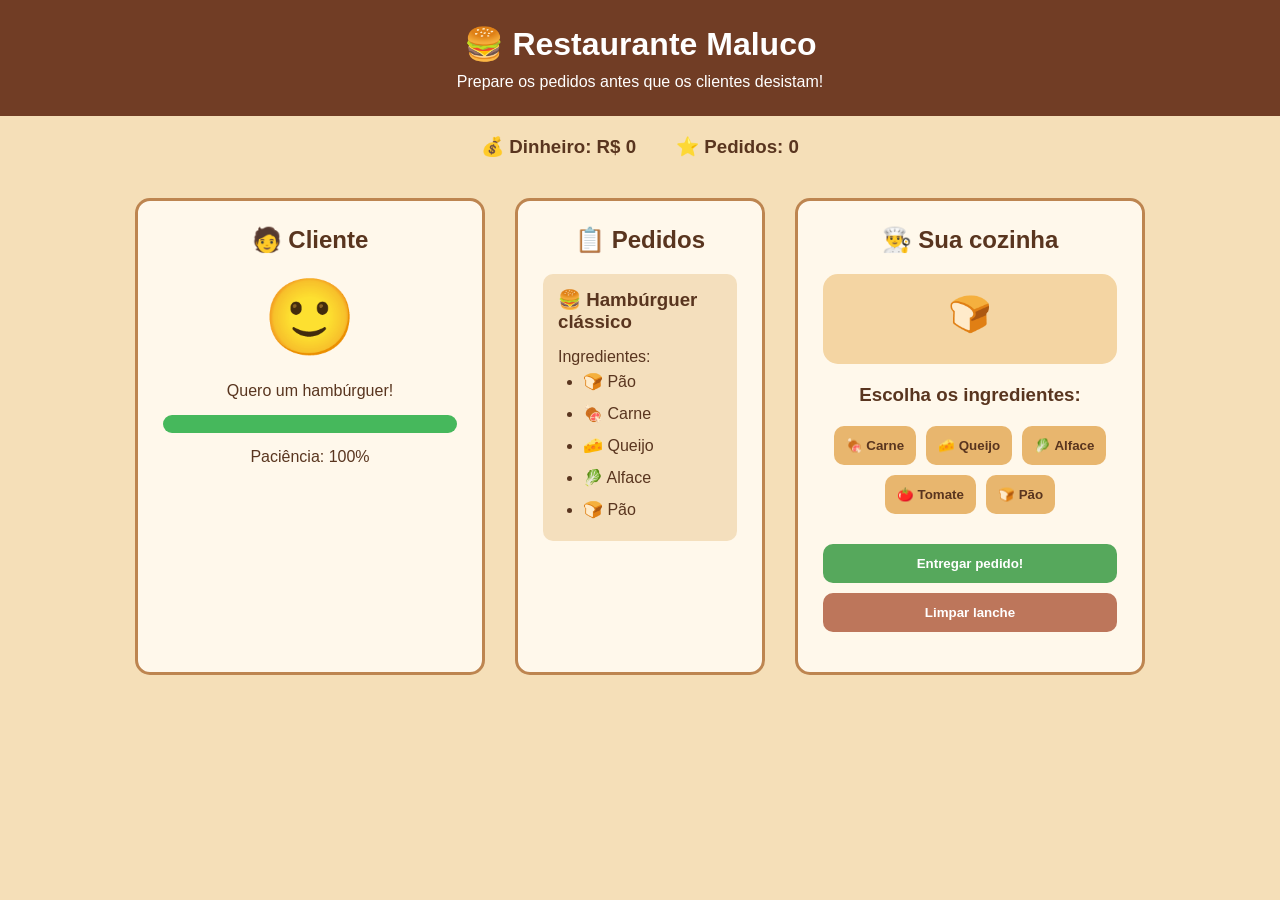
<file: index.html>
<!DOCTYPE html>
<html lang="pt-br">
<head>
    <meta charset="UTF-8">
    <meta name="viewport" content="width=device-width, initial-scale=1.0">
    <title>Restaurante Maluco</title>
    <link rel="stylesheet" href="restaurante/style.css">
</head>
<body>

    <header>
        <h1>🍔 Restaurante Maluco</h1>
        <p>Prepare os pedidos antes que os clientes desistam!</p>
    </header>

    <div class="informacoes">
        <h3>💰 Dinheiro: R$ <span id="dinheiro">0</span></h3>
        <h3>⭐ Pedidos: <span id="pedidos">0</span></h3>
    </div>

    <main>

        <section class="cliente">
            <h2>🧑 Cliente</h2>
            <div id="personagem">🙂</div>
            <p>Quero um hambúrguer!</p>

            <div class="paciencia">
                <div id="barra"></div>
            </div>
            <p id="tempo">Paciência: 100%</p>
        </section>


        <section class="pedidos">
            <h2>📋 Pedidos</h2>

            <div class="pedido">
                <h3>🍔 Hambúrguer clássico</h3>

                <p>Ingredientes:</p>

                <ul>
                    <li>🍞 Pão</li>
                    <li>🍖 Carne</li>
                    <li>🧀 Queijo</li>
                    <li>🥬 Alface</li>
                    <li>🍞 Pão</li>
                </ul>
            </div>
        </section>


        <section class="cozinha">
            <h2>👨‍🍳 Sua cozinha</h2>

            <div class="lanche" id="lanche">
                🍞
            </div>

            <h3>Escolha os ingredientes:</h3>

            <div class="ingredientes">
                <button onclick="adicionar('🍖')">🍖 Carne</button>
                <button onclick="adicionar('🧀')">🧀 Queijo</button>
                <button onclick="adicionar('🥬')">🥬 Alface</button>
                <button onclick="adicionar('🍅')">🍅 Tomate</button>
                <button onclick="adicionar('🍞')">🍞 Pão</button>
            </div>

            <button class="entregar" onclick="entregar()">Entregar pedido!</button>
            <button class="limpar" onclick="limpar()">Limpar lanche</button>

            <p id="mensagem"></p>
        </section>

    </main>

    <script src="restaurante/script.js"></script>
</body>
</html>
</file>
<file: restaurante/style.css>
* {
    margin: 0;
    padding: 0;
    box-sizing: border-box;
}

body {
    background: #f5dfb8;
    font-family: Arial, sans-serif;
    color: #59351f;
    text-align: center;
}

header {
    background: #713d25;
    color: white;
    padding: 25px;
}

header h1 {
    margin-bottom: 10px;
}

.informacoes {
    display: flex;
    justify-content: center;
    gap: 40px;
    padding: 20px;
}

main {
    display: flex;
    justify-content: center;
    align-items: stretch;
    gap: 30px;
    padding: 20px;
    flex-wrap: wrap;
}

.cliente, .cozinha {
    background: #fff8eb;
    border: 3px solid #bd8550;
    border-radius: 15px;
    padding: 25px;
    width: 350px;
}

#personagem {
    font-size: 75px;
    margin: 20px;
}

.paciencia {
    background: #ddd;
    height: 18px;
    border-radius: 20px;
    overflow: hidden;
    margin: 15px 0;
}

#barra {
    background: #46b85c;
    width: 100%;
    height: 100%;
    transition: width 0.5s;
}

.lanche {
    background: #f4d5a3;
    border-radius: 15px;
    min-height: 90px;
    padding: 20px;
    margin: 20px 0;
    font-size: 35px;
}

.ingredientes {
    display: flex;
    flex-wrap: wrap;
    justify-content: center;
    gap: 10px;
    margin: 20px 0;
}

button {
    padding: 12px;
    border: none;
    border-radius: 10px;
    background: #e8b66e;
    color: #59351f;
    font-weight: bold;
    cursor: pointer;
}

button:hover {
    background: #d99a49;
}

.entregar {
    background: #56a85c;
    color: white;
    width: 100%;
    margin: 10px 0;
}

.limpar {
    background: #bd765b;
    color: white;
    width: 100%;
}

#mensagem {
    margin-top: 15px;
    font-weight: bold;
}

@media (max-width: 600px) {
    .informacoes {
        gap: 15px;
        flex-wrap: wrap;
    }

    .cliente, .cozinha {
        width: 100%;
    }
}


.pedidos {
    background: #fff8eb;
    border: 3px solid #bd8550;
    border-radius: 15px;
    padding: 25px;
    width: 250px;
    text-align: left;
}

.pedidos h2 {
    text-align: center;
    margin-bottom: 20px;
}

.pedido {
    background: #f4dfbd;
    padding: 15px;
    border-radius: 10px;
}

.pedido h3 {
    margin-bottom: 15px;
}

.pedido ul {
    padding-left: 25px;
    line-height: 2;
}

@media (max-width: 600px) {
    .pedidos {
        width: 100%;
    }
}
</file>
